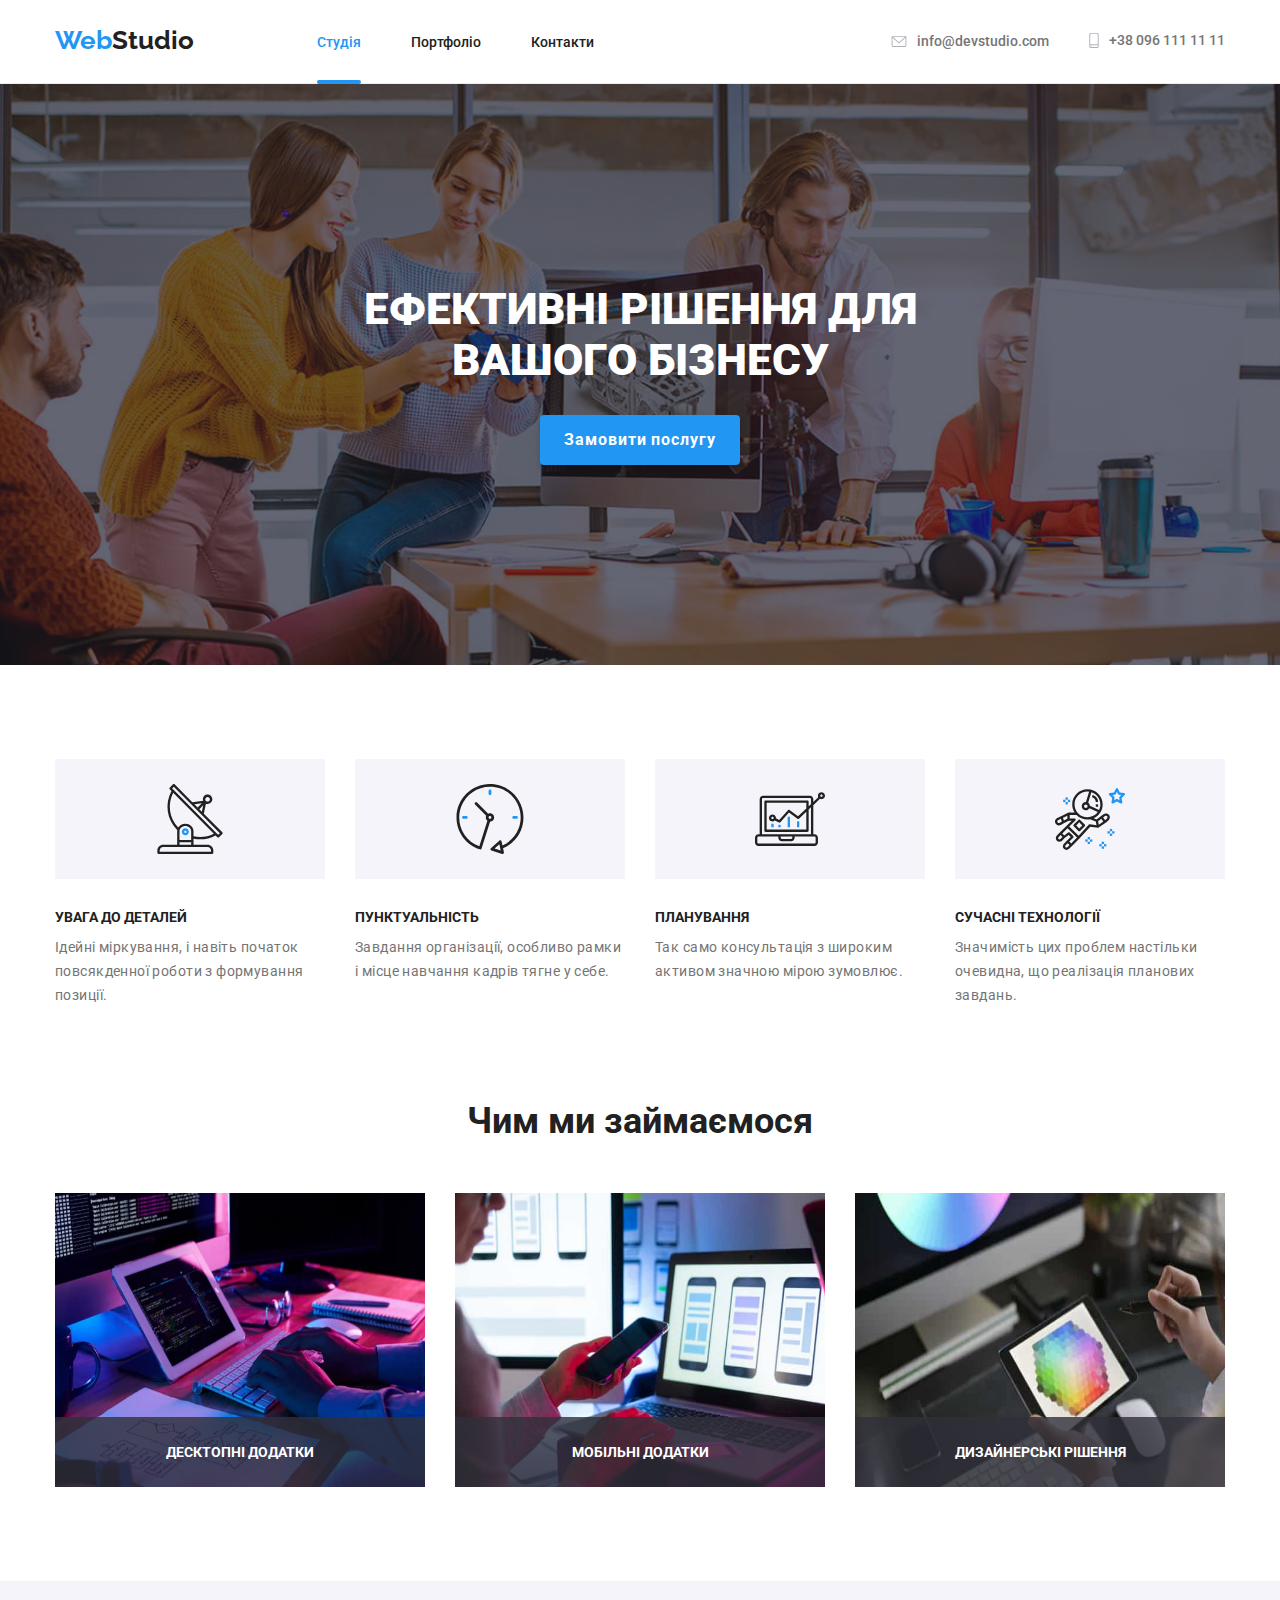
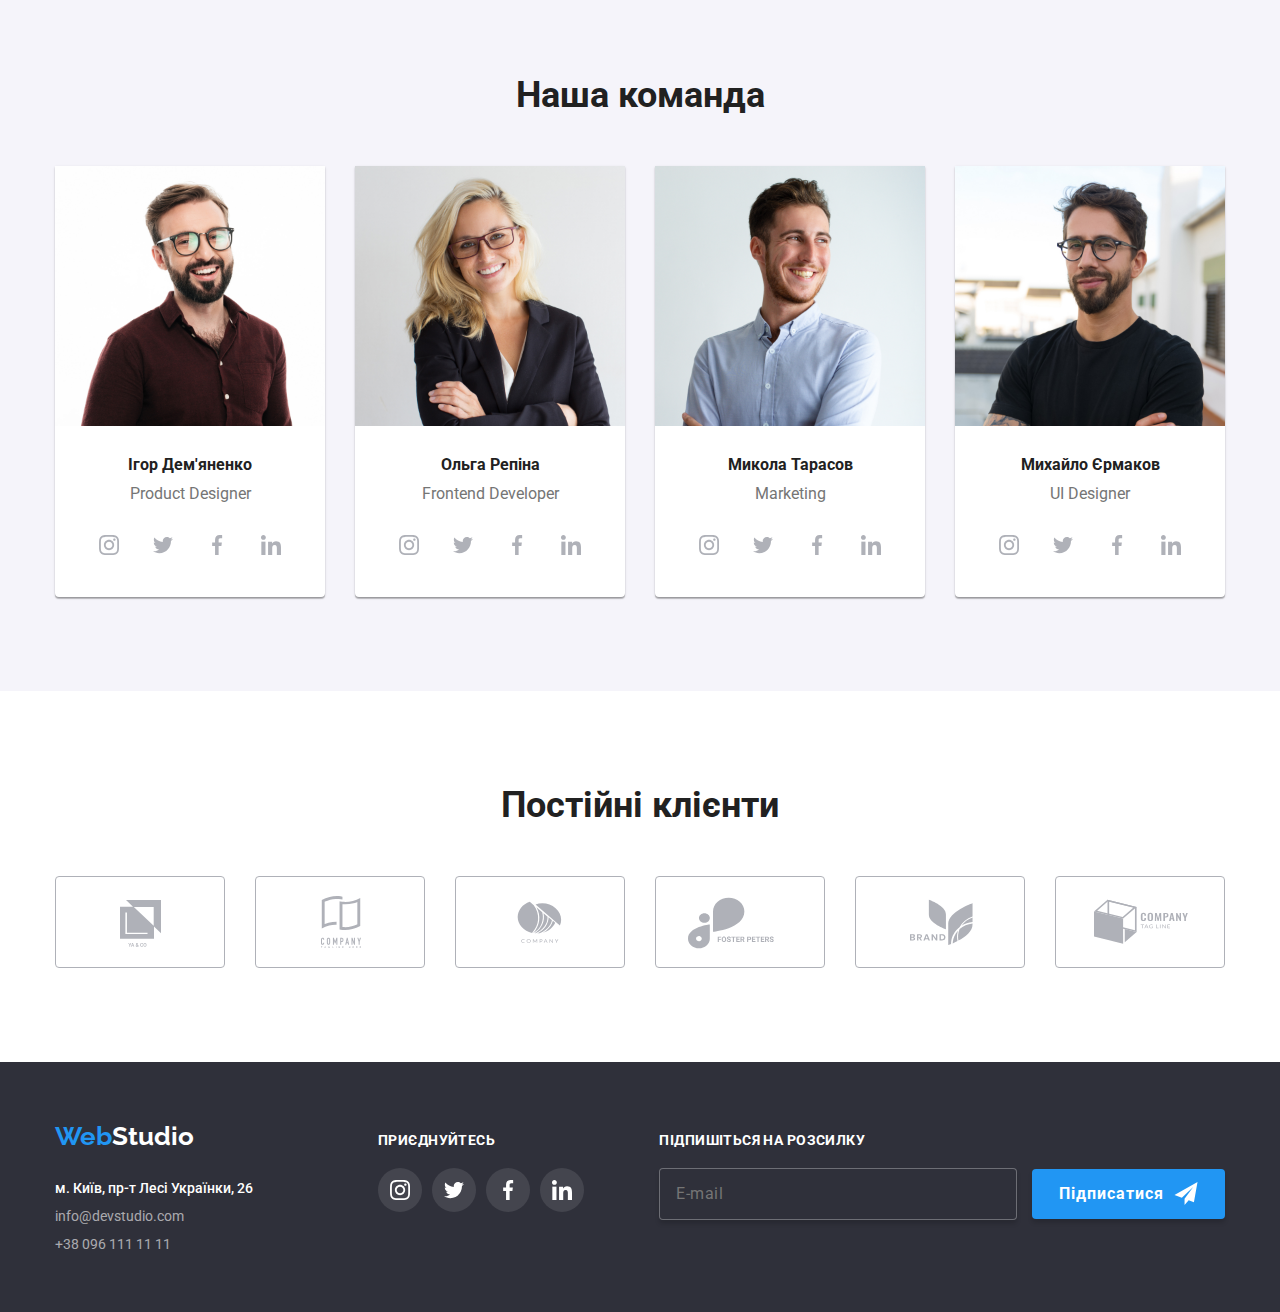
<file: index.html>
<!DOCTYPE html>

<html lang="en">
    <head>
        <meta charset="utf-8">
        <meta name="viewport" content="width=device-width, initial-scale=1">
        <title>Усьо</title>
        <link rel="stylesheet" href="css/style.css">
        <link rel="stylesheet" href="css/modern-normalize.css">
        <link rel="preconnect" href="https://fonts.googleapis.com">
        <link rel="preconnect" href="https://fonts.gstatic.com" crossorigin>
        <link href="https://fonts.googleapis.com/css2?family=Raleway:wght@700&family=Roboto:wght@400;500;700;900&display=swap" rel="stylesheet">
    </head>
    <body>
        <header>
          <div class="burger burger_close" open-menu>
            <span></span>
          </div>
          <div class="menu_android closed" menu>
              <nav>
                <ul class="navigation_android">
                    <li><a href = '#' class="navigation__item_android active">Студія</a></li>
                    <li><a href = 'portfolio.html' class="navigation__item_android">Портфоліо</a></li>
                    <li><a href = '#' class="navigation__item_android">Контакти</a></li>
                </ul>
              </nav>
              <ul class="info_android">
                <li>
                  <a href="tel:+380961111111" class="info_android-tel">
                  +38 096 111 11 11</a></li>
                <li  class="info_android-email">
                  <a href="mailto:info@devstudio.com"  class="info_android-email">
                  info@devstudio.com</a>
                </li>                
              </ul>
            <ul class="menu__social">
              <li class="menu__social_item border">Intagram</li>
              <li class="menu__social_item border">Twitter</li>
              <li class="menu__social_item border">Facebook</li>
              <li class="menu__social_item">LinkedIn</li>
            </ul>
          </div>
            <div class="container_header">
                <div class="logo">
                    <a href = '#'><span class="logo__blue">Web</span>Studio</a>
                </div>
                <nav>
                    <ul class="navigation">
                        <li><a href = '#' class="navigation__item_active">Студія</a></li>
                        <li><a href = 'portfolio.html' class="navigation__item">Портфоліо</a></li>
                        <li><a href = '#' class="navigation__item">Контакти</a></li>
                    </ul>
                </nav>
                <ul class="info">
                    <li>
                      <a href="mailto:info@devstudio.com" class="info__item">
                      <svg width="16" height="12px" class="info__icon  icon">
                        <use href="./images/svg/icons.svg#mail"></use>
                      </svg>
                      info@devstudio.com</a></li>
                    <li><a href="tel:+380961111111" class="info__item">
                      <svg width="10" height="16px" class="info__icon icon">
                        <use href="./images/svg/icons.svg#phone"></use>
                      </svg>
                      +38 096 111 11 11</a></li>
                </ul>
            </div>
        </header>
        <main>
            <section class="hero">
                    <h1 class="hero__text">Ефективні рішення для вашого бізнесу</h1>
                    <button type="button" class="hero__button" data-modal-open>Замовити послугу</button>
            </section>
                <section class="features">
                  <div class="container">                
                    <ul class=" features__list">
                    <li class="feature">
                        <div class="feature__icon">
                            <svg>
                                <use href="./images/svg/icons.svg#details"></use>    
                            </svg>
                        </div>
                        <h3 class="feature__title">Увага до деталей</h3>
                        <p class="feature__text">Ідейні міркування, і навіть початок повсякденної роботи з формування позиції.</p></li>
                    <li class="feature">
                        <div class="feature__icon">
                          <svg>
                            <use href="./images/svg/icons.svg#punctuality"></use>    
                        </svg>
                        </div>
                        <h3 class="feature__title">Пунктуальність</h3>
                        <p class="feature__text">Завдання організації, особливо рамки і місце навчання кадрів тягне у себе.</p></li>
                    <li class="feature">
                        <div class="feature__icon">
                          <svg>
                            <use href="./images/svg/icons.svg#plan"></use>    
                        </svg>
                        </div>
                        <h3 class="feature__title">Планування</h3>
                        <p class="feature__text">Так само консультація з широким активом значною мірою зумовлює.</p></li>
                    <li class="feature">
                        <div class="feature__icon">
                          <svg>
                            <use href="./images/svg/icons.svg#tech"></use>    
                        </svg>
                        </div>
                        <h3 class="feature__title">Сучасні технології</h3>
                        <p class="feature__text">Значимість цих проблем настільки очевидна, що реалізація планових завдань.</p></li>
                     </ul>
                  </div>
                </section>
                <section class="working">
                    <div class="container">
                      <h2 class="title">Чим ми займаємося</h2>
                      <ul class="work">
                          <li class="occupation"><img src="images/first.jpg" alt="Десктопні додатки" width="370" height="294"><div class="occupation__title">Десктопні додатки</div></li>
                          <li class="occupation"><img src="images/second.jpg" alt="Мобільні додатки" width="370" height="294"><div class="occupation__title">Мобільні додатки</div></li>
                          <li class="occupation"><img src="images/third.jpg" alt="Дизайнерські рішення" width="370" height="294"><div class="occupation__title">Дизайнерські рішення</div></li>
                      </ul>
                    </div>
            </section>
            <section class="team">
                <div class="container">
                  <h2 class="title">Наша команда</h2>
                  <ul class="team__list">
                      <li class="card"><img src="images/igor.jpg" alt="Ігор Дем'яненко" width="270" height="260">
                          <div class="card__footer">
                            <h3 class="card__title">Ігор Дем'яненко</h3><p class="card__sub-title">Product Designer</p>
                          <ul class="socials">
                                <li>
                                  <a href="instagram.com" class="socials__instagram">
                                  <svg class="socials__icon">
                                    <use href="./images/svg/icons.svg#instagram"></use>    
                                  </svg>
                                </a>
                                </li>
                                <li>
                                  <a href="twitter.com" class="socials__item twitter">
                                  <svg class="socials__icon">
                                    <use href="./images/svg/icons.svg#twitter"></use>    
                                  </svg>
                                </a>
                                </li>
                                <li>
                                    <a href="facebook.com"  class="socials__item facebook">
                                  <svg class="socials__icon">
                                    <use href="./images/svg/icons.svg#facebook"></use>    
                                </svg>
                              </a>
                                </li>
                                <li>
                                  <a href="linkedin.com" class="socials__item linkedin">
                                  <svg class="socials__icon">
                                    <use href="./images/svg/icons.svg#linkedin"></use>    
                                </svg>
                              </a>
                                </li>
                          </ul>
                        </div>
                      </li>
                    <li class="card"><img src="images/olha.jpg" alt="Ольга Репіна" width="270" height="260">
                        <div class="card__footer">
                          <h3 class="card__title">Ольга Репіна</h3><p class="card__sub-title">Frontend Developer</p>
                          <ul class="socials">
                            <li>
                              <a href="instagram.com" class="socials__instagram">
                              <svg class="socials__icon">
                                <use href="./images/svg/icons.svg#instagram"></use>    
                              </svg>
                            </a>
                            </li>
                            <li>
                              <a href="twitter.com" class="socials__item twitter">
                              <svg class="socials__icon">
                                <use href="./images/svg/icons.svg#twitter"></use>    
                              </svg>
                            </a>
                            </li>
                            <li>
                                <a href="facebook.com"  class="socials__item facebook">
                              <svg class="socials__icon">
                                <use href="./images/svg/icons.svg#facebook"></use>    
                            </svg>
                          </a>
                            </li>
                            <li>
                              <a href="linkedin.com" class="socials__item linkedin">
                              <svg class="socials__icon">
                                <use href="./images/svg/icons.svg#linkedin"></use>    
                            </svg>
                          </a>
                            </li>
                      </ul>
                    </div></li>
                    <li class="card"><img src="images/mykola.jpg" alt="Микола Тарасов" width="270" height="260">
                        <div class="card__footer">
                          <h3 class="card__title">Микола Тарасов</h3><p class="card__sub-title">Marketing</p>
                          <ul class="socials">
                            <li>
                              <a href="instagram.com" class="socials__instagram">
                              <svg class="socials__icon">
                                <use href="./images/svg/icons.svg#instagram"></use>    
                              </svg>
                            </a>
                            </li>
                            <li>
                              <a href="twitter.com" class="socials__item twitter">
                              <svg class="socials__icon">
                                <use href="./images/svg/icons.svg#twitter"></use>    
                              </svg>
                            </a>
                            </li>
                            <li>
                                <a href="facebook.com"  class="socials__item facebook">
                              <svg class="socials__icon">
                                <use href="./images/svg/icons.svg#facebook"></use>    
                            </svg>
                          </a>
                            </li>
                            <li>
                              <a href="linkedin.com" class="socials__item linkedin">
                              <svg class="socials__icon">
                                <use href="./images/svg/icons.svg#linkedin"></use>    
                            </svg>
                          </a>
                            </li>
                      </ul>
                    </div></li>
                    <li class="card"><img src="images/mihaylo.jpg" alt="Михайло Єрмаков" width="270" height="260">
                        <div class="card__footer">
                          <h3 class="card__title">Михайло Єрмаков</h3><p class="card__sub-title">UI Designer</p>
                          <ul class="socials">
                            <li>
                              <a href="instagram.com" class="socials__instagram">
                              <svg class="socials__icon">
                                <use href="./images/svg/icons.svg#instagram"></use>    
                              </svg>
                            </a>
                            </li>
                            <li>
                              <a href="twitter.com" class="socials__item twitter">
                              <svg class="socials__icon"> 
                                <use href="./images/svg/icons.svg#twitter"></use>    
                              </svg>
                            </a>
                            </li>
                            <li>
                                <a href="facebook.com"  class="socials__item facebook">
                              <svg class="socials__icon">
                                <use href="./images/svg/icons.svg#facebook"></use>    
                            </svg>
                          </a>
                            </li>
                            <li>
                              <a href="linkedin.com" class="socials__item linkedin">
                              <svg class="socials__icon">
                                <use href="./images/svg/icons.svg#linkedin"></use>    
                            </svg>
                          </a>
                            </li>
                      </ul>
                    </div>
            </section>
            <section>
                <div class="container">
                  <h2 class="title">
                    Постійні клієнти
                  </h2>
                    <ul class="clients">
                    <li>
                      <a href="https://www.youtube.com/watch?v=OO7zUml5q20&ab_channel=NapalmRecords"   class="client">
                      <svg class="client__logo">
                        <use href="./images/svg/icons.svg#logo_1"></use>    
                      </svg>
                    </a>
                    </li>
                    <li>
                      <a href="https://www.youtube.com/watch?v=dQw4w9WgXcQ&ab_channel=RickAstley"   class="client">
                      <svg class="client__logo">
                        <use href="./images/svg/icons.svg#logo_2"></use>    
                      </svg>
                    </a>
                    </li>
                    <li>
                      <a href="https://www.youtube.com/watch?v=Nkwhj96kVyU&ab_channel=NapalmRecords"   class="client">
                      <svg class="client__logo">
                        <use href="./images/svg/icons.svg#logo_3"></use>    
                      </svg>
                    </a>
                    </li>
                    <li>
                      <a href="https://www.youtube.com/watch?v=aBcqQsL9dsU&ab_channel=ClubSounds"   class="client">
                      <svg class="client__logo">
                        <use href="./images/svg/icons.svg#logo_4"></use>    
                      </svg>
                    </a>
                    </li>
                    <li>
                      <a href="https://www.youtube.com/watch?v=rsLvcteVve0&ab_channel=vychurno"   class="client">
                      <svg class="client__logo">
                        <use href="./images/svg/icons.svg#logo_5"></use>    
                      </svg>
                    </a>
                    </li>
                    <li>
                      <a href="https://www.youtube.com/watch?v=3X8dvGN1C-4&ab_channel=ArinNation"  class="client">
                      <svg class="client__logo">
                        <use href="./images/svg/icons.svg#logo_6"></use>    
                      </svg>
                    </a>
                    </li>
                  </ul>
                </div>
            </section>
        </main>
            <footer class="section_footer">
                <div class="container_footer"> 
                    <div class="footer-info">
                      <div class="logo_footer">
                        <a href = 'index.html' class="logo__link"><span class="logo__blue">Web</span>Studio</a>
                      </div>
                      <address class="address">            
                        <p class="address__city">м. Київ, пр-т Лесі Українки, 26</p>
                        <p class="address__info"><a href="mailto:info@devstudio.com" class="address__text">info@devstudio.com</a></p>
                        <p class="address__info"><a href="tel:+380961111111" class="address__text">+38 096 111 11 11</a></p>
                      </address>
                    </div>
                    <div>
                      <h2 class="footer-title">приєднуйтесь</h2>
                      <ul class="socials">
                        <li class="bg_inst">
                          <a href="instagram.com" class="socials__instagram">
                          <svg class="socials__icon">
                            <use href="./images/svg/icons.svg#instagram"></use>    
                          </svg>
                        </a>
                        </li>
                        <li>
                          <a href="twitter.com" class="socials__item_footer twitter">
                          <svg class="socials__icon">
                            <use href="./images/svg/icons.svg#twitter"></use>    
                          </svg>
                        </a>
                        </li>
                        <li>
                            <a href="facebook.com" class="socials__item_footer facebook">
                          <svg class="socials__icon">
                            <use href="./images/svg/icons.svg#facebook"></use>    
                        </svg>
                      </a>
                        </li>
                        <li>
                          <a href="linkedin.com" class="socials__item_footer linkedin">
                          <svg class="socials__icon">
                            <use href="./images/svg/icons.svg#linkedin"></use>    
                        </svg>
                      </a>
                        </li>
                  </ul>
                    </div>
                      <div class="container_footer_mailing">
                      <h2 class="footer-title">підпишіться на розсилку</h2>
                      <form action="/send-email" method="POST" class="form" onsubmit="sendEmail(event)">
                        <input type="email" name="email" class="form__mailing" placeholder="E-mail" required>
                        <button type="submit" class="form__button">
                            <div class="form__submit">
                                Підписатися
                                <svg class="form_icon" width="24px" height="24px">
                                    <use href="./images/svg/icons.svg#telegram"></use>
                                </svg>
                            </div>
                        </button>
                    </form>
                    </div>
                  </div>
            </footer>
            <div class="backdrop is-hidden" data-modal>
              <div class="modal">
                <h2 class="modal__title">Залиште свої дані ми вам передзвонимо</h2>
                <form>
                <ul>
                  <li>
                    <label for="name" class="modal__label">Ім'я</label>
                    <div class="modal__checkbox-fix">
                    <input type="text" id="name" class="modal__input" required>
                    <svg class="modal__icon" width="18px" height="18px">
                      <use href="./images/svg/icons.svg#man"></use>    
                    </svg>
                    </div>
                  </li>
                  <li>
                    <label for="phone" class="modal__label">Телефон</label>
                    <div class="modal__checkbox-fix">
                    <input type="tel" id="phone" class="modal__input" required>
                    <svg class="modal__icon" width="18px" height="18px">
                      <use href="./images/svg/icons.svg#telephone"></use>    
                    </svg>
                    </div>
                  </li>
                  <li>
                    <label for="email" class="modal__label">Пошта</label>
                    <div class="modal__checkbox-fix">
                    <input type="email" id="email" class="modal__input" required>
                    <svg class="modal__icon" width="18px" height="18px">
                      <use href="./images/svg/icons.svg#email"></use>    
                    </svg>
                    </div>
                  </li>
                  <li>
                    <label for="comment" class="modal__label">Коментар</label>
                    <textarea name="comment" cols="30" rows="10" class="modal__textarea" placeholder="Введіть текст"></textarea>
                  </li>
                  <li class="modal__li_checkbox"> 
                    <input type="checkbox" id="cbx" class="modal__checkbox-fix" style="display: none;">
                    <label for="cbx" class="modal__check">
                      <svg width="18px" height="18px" viewBox="0 0 18 18">
                        <path d="M1,9 L1,3.5 C1,2 2,1 3.5,1 L14.5,1 C16,1 17,2 17,3.5 L17,14.5 C17,16 16,17 14.5,17 L3.5,17 C2,17 1,16 1,14.5 L1,9 Z"></path>
                        <polyline points="1 9 7 14 15 4"></polyline>
                      </svg>
                      <span class="modal__span-text">Погоджуюся з розсилкою та приймаю <a href="https://legal.ubi.com/privacypolicy/en-INTL" class="modal__span">Умови договору</a></span>
                    </label>
                  </li>
                  <li class="modal__li_button">
                    <button class="modal__submit">Відправити</button>
                  </li>
                </ul>
                <button type="button" class="modal__exit-button" data-modal-close>
                  <svg width="10px" height="10px">
                    <use href="./images/svg/icons.svg#exit"></use>    
                  </svg>
                </button>
                </form>
              </div>
              </div>
            <script src="https://smtpjs.com/v3/smtp.js"></script> 
            <script src="./js/mailing.js"></script>
            <script src="./js/modal.js"></script>
            <script src="./js/menu.js"></script>
        </body>
    </html>
</file>
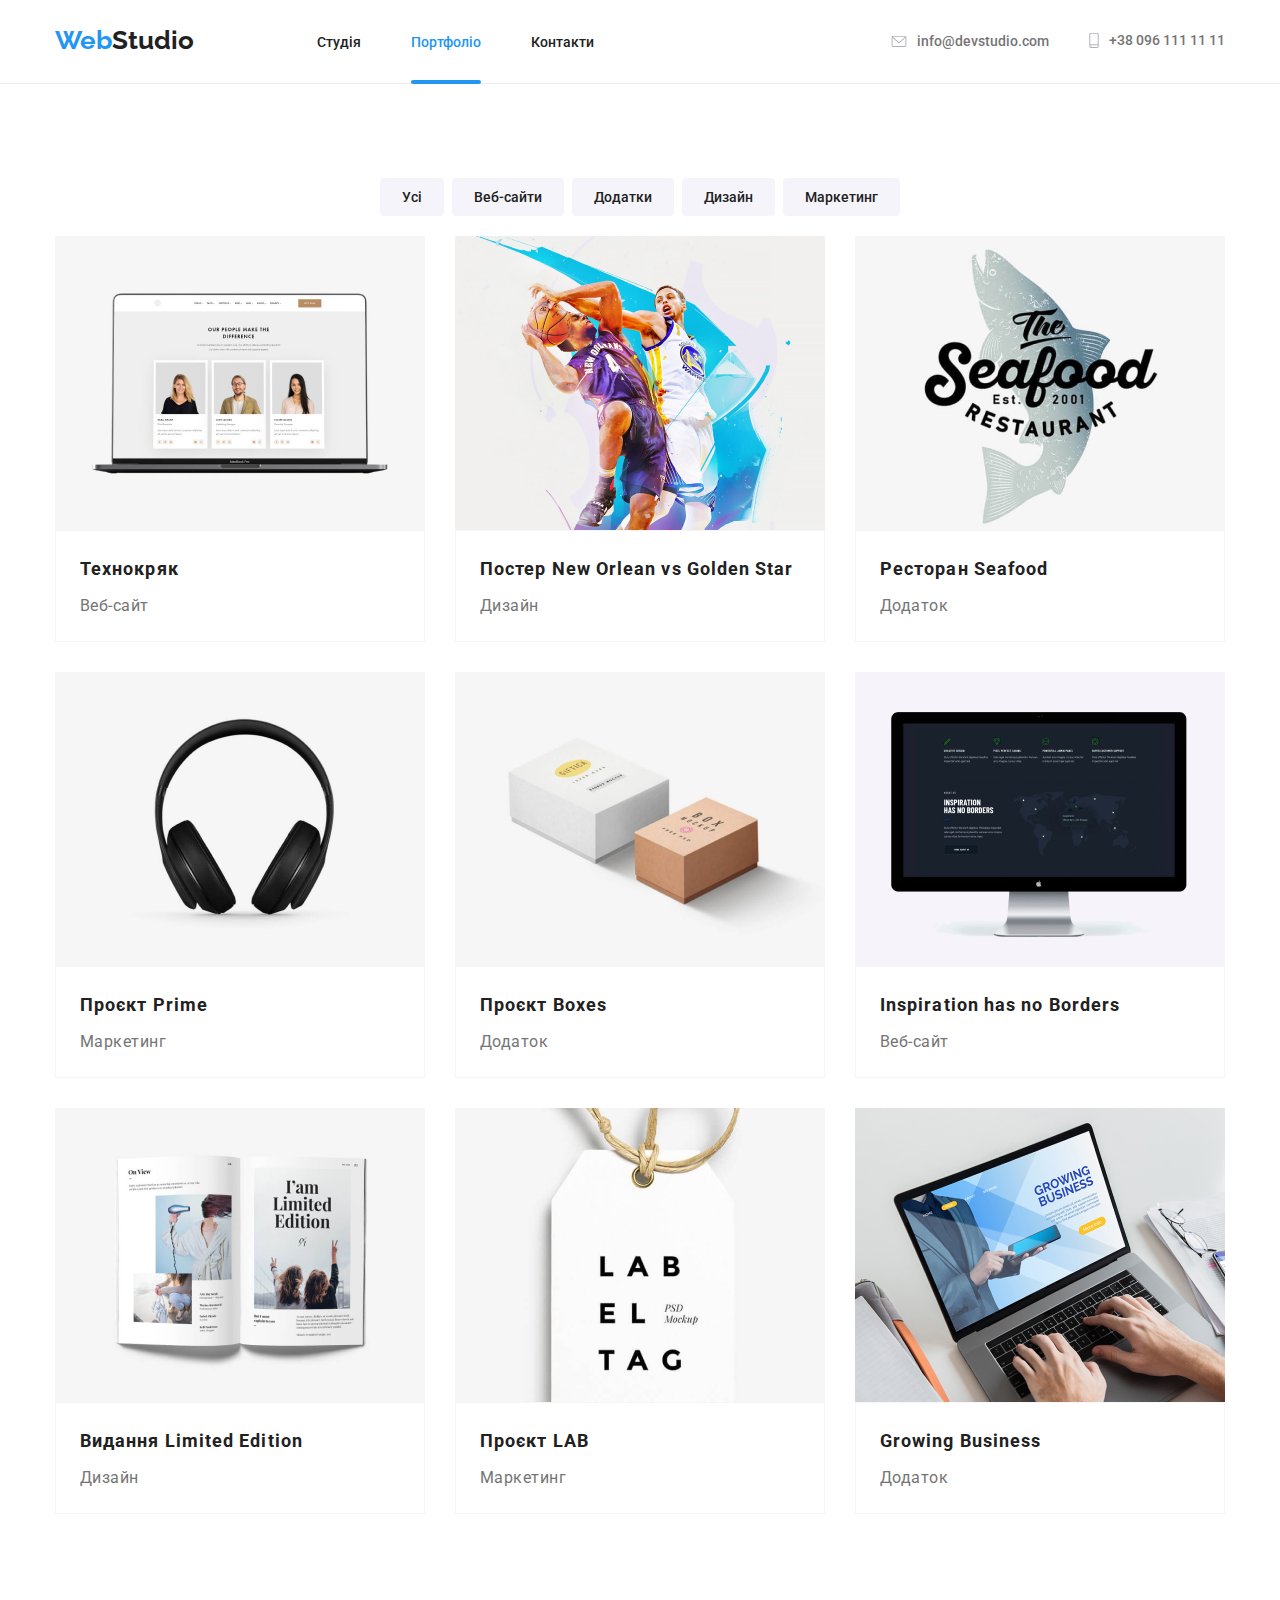
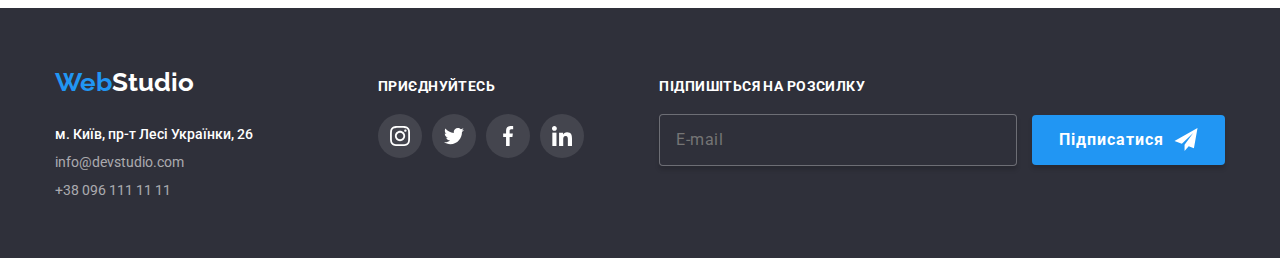
<file: portfolio.html>
<!DOCTYPE html>

<html lang="en">
    <head>
        <meta charset="utf-8">
        <meta name="viewport" content="width=device-width, initial-scale=1.0">
        <title>Lab 7</title>
        <link rel="stylesheet" href="css/style.css">
        <link rel="stylesheet" href="css/modern-normalize.css">
        <link rel="preconnect" href="https://fonts.googleapis.com">
        <link rel="preconnect" href="https://fonts.gstatic.com" crossorigin>
        <link href="https://fonts.googleapis.com/css2?family=Raleway:wght@700&family=Roboto:wght@400;500;700;900&display=swap" rel="stylesheet">
    </head>
    <body>
        <header>
            <div class="burger burger_close" open-menu>
              <span></span>
            </div>
            <div class="menu_android closed" menu>
              <nav>
                <ul class="navigation_android">
                    <li><a href = 'index.html' class="navigation__item_android">Студія</a></li>
                    <li><a href = 'portfolio.html' class="navigation__item_android active">Портфоліо</a></li>
                    <li><a href = '#' class="navigation__item_android">Контакти</a></li>
                </ul>
              </nav>
              <div style="margin-top: auto;">
                <ul class="info_android">
                  <li>
                    <a href="tel:+380961111111" class="info_android-tel">
                    +38 096 111 11 11</a></li>
                  <li  class="info_android-email">
                    <a href="mailto:info@devstudio.com"  class="info_android-email">
                    info@devstudio.com</a>
                  </li>                
                </ul>
              </div>
              
              <ul class="menu__social">
                <li class="menu__social_item border">Intagram</li>
                <li class="menu__social_item border">Twitter</li>
                <li class="menu__social_item border">Facebook</li>
                <li>LinkedIn</li>
              </ul>
              </div>
              <div class="container_header">
                  <div class="logo">
                      <a href = 'index.html'><span class="logo__blue">Web</span>Studio</a>
                  </div>
                  <nav>
                      <ul class="navigation">
                          <li><a href = 'index.html' class="navigation__item">Студія</a></li>
                          <li><a href = 'portfolio.html' class="navigation__item_active">Портфоліо</a></li>
                          <li><a href = '#' class="navigation__item">Контакти</a></li>
                      </ul>
                  </nav>
                  <ul class="info">
                      <li>
                        <a href="mailto:info@devstudio.com" class="info__item">
                        <svg width="16" height="12px" class="info__icon  icon">
                          <use href="./images/svg/icons.svg#mail"></use>
                        </svg>
                        info@devstudio.com</a></li>
                      <li><a href="tel:+380961111111" class="info__item">
                        <svg width="10" height="16px" class="info__icon icon">
                          <use href="./images/svg/icons.svg#phone"></use>
                        </svg>
                        +38 096 111 11 11</a></li>
                  </ul>
              </div>
          </header>
        <main class="main">
            <section class="section_portfolio">
                <div class="container">
                    <ul class="nav-port" nav>
                        <li><button type="button" class="nav-port__button" data-f="all" button>Усі</button></li>
                        <li><button type="button" class="nav-port__button" data-f="web" button>Веб-сайти</button></li>
                        <li><button type="button" class="nav-port__button" data-f="app" button>Додатки</button></li>
                        <li><button type="button" class="nav-port__button" data-f="des" button>Дизайн</button></li>
                        <li><button type="button" class="nav-port__button" data-f="mar" button>Маркетинг</button></li>
                    </ul>
                <ul class="commissions">
                <li class="commission web">
                    <div class="commission-top">
                        <img src="images/technocrack.jpg" alt="Технокряк" width="370" height="294">
                        <div class="commission-top__overlay"><p>Ресурс пропонує комплексні пропозиції з різним рівнем функціоналу та сервісів. Все це дозволить відвідувачу отримати вичерпні відомості про компанію чи приватну особу.</p>      
                        </div>
                    </div>
                    <div class="commission-bot">
                        <p class="commission-bot__title">Технокряк</p>
                        <p class="commission-bot__sub-title">Веб-сайт</p>
                    </div>
                </li>
                <li class="commission des">
                    <div class="commission-top">
                        <img src="images/poster.jpg" alt="Постер New Orlean vs Golden Star" width="370" height="294">
                        <div class="commission-top__overlay"><p>Ресурс пропонує комплексні пропозиції з різним рівнем функціоналу та сервісів. Все це дозволить відвідувачу отримати вичерпні відомості про компанію чи приватну особу.</p>        
                        </div>
                    </div>
                    <div class="commission-bot">
                        <p class="commission-bot__title">Постер New Orlean vs Golden Star</p>
                        <p class="commission-bot__sub-title">Дизайн</p>
                    </div>
                </li>
                <li class="commission app">
                    <div class="commission-top">
                        <img src="images/seafood.jpg" alt="Ресторан Seafood" width="370" height="294">
                        <div class="commission-top__overlay"><p>Ресурс пропонує комплексні пропозиції з різним рівнем функціоналу та сервісів. Все це дозволить відвідувачу отримати вичерпні відомості про компанію чи приватну особу.</p>        
                        </div>
                    </div>
                    <div class="commission-bot">
                        <p class="commission-bot__title">Ресторан Seafood</p>
                        <p class="commission-bot__sub-title">Додаток</p>
                    </div>
                </li>
                <li class="commission mar">
                    <div class="commission-top">
                        <img src="images/prime.jpg" alt="Проєкт Prime" width="370" height="294">
                        <div class="commission-top__overlay"><p>Ресурс пропонує комплексні пропозиції з різним рівнем функціоналу та сервісів. Все це дозволить відвідувачу отримати вичерпні відомості про компанію чи приватну особу.</p>        
                        </div>
                    </div>
                    <div class="commission-bot">
                        <p class="commission-bot__title">Проєкт Prime</p>
                        <p class="commission-bot__sub-title">Маркетинг</p>
                    </div>
                </li>
                <li class="commission app">
                    <div class="commission-top">
                        <img src="images/boxes.jpg" alt="Проєкт Boxes" width="370" height="294">
                        <div class="commission-top__overlay"><p>Ресурс пропонує комплексні пропозиції з різним рівнем функціоналу та сервісів. Все це дозволить відвідувачу отримати вичерпні відомості про компанію чи приватну особу.</p>        
                        </div>
                    </div>
                    <div class="commission-bot">
                        <p class="commission-bot__title">Проєкт Boxes</p>
                     <p class="commission-bot__sub-title">Додаток</p>
                    </div>
                </li>
                <li class="commission web">
                    <div class="commission-top">
                        <img src="images/inspiration.jpg" alt="Inspiration has no Borders" width="370" height="294">
                        <div class="commission-top__overlay"><p>Ресурс пропонує комплексні пропозиції з різним рівнем функціоналу та сервісів. Все це дозволить відвідувачу отримати вичерпні відомості про компанію чи приватну особу.</p>        
                        </div>
                    </div>
                    <div class="commission-bot">
                        <p class="commission-bot__title">Inspiration has no Borders</p>
                        <p class="commission-bot__sub-title">Веб-сайт</p>
                    </div>
                    </li>
                <li class="commission des">
                    <div class="commission-top">
                        <img src="images/limeted.jpg" alt="Видання Limited Edition" width="370" height="294">
                        <div class="commission-top__overlay"><p>Ресурс пропонує комплексні пропозиції з різним рівнем функціоналу та сервісів. Все це дозволить відвідувачу отримати вичерпні відомості про компанію чи приватну особу.</p>        
                        </div>
                    </div>
                    <div class="commission-bot">
                        <p class="commission-bot__title">Видання Limited Edition</p>
                        <p class="commission-bot__sub-title">Дизайн</p>
                    </div>
                </li>
                <li class="commission mar">
                    <div class="commission-top">
                        <img src="images/lab.jpg" alt="Проєкт LAB" width="370" height="294">
                        <div class="commission-top__overlay"><p>Ресурс пропонує комплексні пропозиції з різним рівнем функціоналу та сервісів. Все це дозволить відвідувачу отримати вичерпні відомості про компанію чи приватну особу.</p>        
                        </div>
                    </div>
                    <div class="commission-bot">
                        <p class="commission-bot__title">Проєкт LAB</p>
                        <p class="commission-bot__sub-title">Маркетинг</p>
                    </div>
                </li>
                <li class="commission app">
                    <div class="commission-top">
                        <img src="images/busines.jpg" alt="Growing Business" width="370" height="294">
                        <div class="commission-top__overlay"><p>Ресурс пропонує комплексні пропозиції з різним рівнем функціоналу та сервісів. Все це дозволить відвідувачу отримати вичерпні відомості про компанію чи приватну особу.</p>        
                        </div>
                    </div>
                    <div class="commission-bot">
                    <p class="commission-bot__title">Growing Business</p>
                    <p class="commission-bot__sub-title">Додаток</p>
                    </div>
                </li>
            </div>
            </ul>
        </section>
        </main>
        <footer class="section_footer">
            <div class="container_footer"> 
                <div class="footer-info">
                  <div class="logo_footer">
                    <a href = 'index.html' class="logo__link"><span class="logo__blue">Web</span>Studio</a>
                  </div>
                  <address class="address">            
                    <p class="address__city">м. Київ, пр-т Лесі Українки, 26</p>
                    <p class="address__info"><a href="mailto:info@devstudio.com" class="address__text">info@devstudio.com</a></p>
                    <p class="address__info"><a href="tel:+380961111111" class="address__text">+38 096 111 11 11</a></p>
                  </address>
                </div>
                <div>
                  <h2 class="footer-title">приєднуйтесь</h2>
                  <ul class="socials">
                    <li class="bg_inst">
                      <a href="instagram.com" class="socials__instagram">
                      <svg class="socials__icon">
                        <use href="./images/svg/icons.svg#instagram"></use>    
                      </svg>
                    </a>
                    </li>
                    <li>
                      <a href="twitter.com" class="socials__item_footer twitter">
                      <svg class="socials__icon">
                        <use href="./images/svg/icons.svg#twitter"></use>    
                      </svg>
                    </a>
                    </li>
                    <li>
                        <a href="facebook.com" class="socials__item_footer facebook">
                      <svg class="socials__icon">
                        <use href="./images/svg/icons.svg#facebook"></use>    
                    </svg>
                  </a>
                    </li>
                    <li>
                      <a href="linkedin.com" class="socials__item_footer linkedin">
                      <svg class="socials__icon">
                        <use href="./images/svg/icons.svg#linkedin"></use>    
                    </svg>
                  </a>
                    </li>
              </ul>
                </div>
                  <div class="container_footer_mailing">
                  <h2 class="footer-title">підпишіться на розсилку</h2>
                  <form action="#" class="form">
                    <input type="email" class="form__mailing" placeholder="E-mail" required>
                      <button type="submit" class="form__button">
                      <div class="form__submit">
                          Підписатися
                          <svg class="form_icon" width="24px" height="24px">
                            <use href="./images/svg/icons.svg#telegram"></use>    
                          </svg>
                      </div>
                    </button>
                  </form>
                </div>
              </div>
        </footer>
        <script src="./js/menu.js"></script>
        <script src="./js/filter.js"></script>
    </body>
</html>
</file>
<file: css/style.css>
a {
	text-decoration: none;
	cursor: pointer;
	color: #212121;
}

button {
	cursor: pointer;
}

li {
	list-style-type: none;
}

img {
	display: block;
	z-index: 1;
}

ul {
	padding-left: 0px;
	margin: 0;
}

body {
	font-family: Roboto, sans-serif;
	color: var(--main_color);
	text-decoration: none;
	font-size: 14px;
	font-weight: 500;
}

p {
	margin: 0;
}

header {
	position: relative;
}

* {
	-webkit-box-sizing: border-box;
	        box-sizing: border-box;
}

footer .socials__icon {
	fill: white;
}

.modal {
	display: block;
	-ms-flex-item-align: center;
	    -ms-grid-row-align: center;
	    align-self: center;
	min-width: 528px;
	background-color: white;
	margin: 0 auto;
	padding: 40px;
	position: relative;
	border-radius: 4px;
	background: white;
	-webkit-box-shadow: 0px 2px 1px 0px rgba(0, 0, 0, 0.2), 0px 1px 1px 0px rgba(0, 0, 0, 0.14), 0px 1px 3px 0px rgba(0, 0, 0, 0.12);
	        box-shadow: 0px 2px 1px 0px rgba(0, 0, 0, 0.2), 0px 1px 1px 0px rgba(0, 0, 0, 0.14), 0px 1px 3px 0px rgba(0, 0, 0, 0.12);
	-webkit-transition: 300ms ease-in;
	transition: 300ms ease-in;
}
.modal__absolute {
	position: absolute;
}
.modal__title {
	color: #212121;
	text-align: center;
	font-size: 20px;
	font-weight: 700;
	letter-spacing: 0.6px;
	margin: 0 auto;
	margin-bottom: 2px;
}
.modal__label {
	color: #757575;
	font-size: 12px;
	font-weight: 400;
	letter-spacing: 0.12px;
	margin: 10px 0 4px 0px;
	display: inline-block;
	-webkit-transition: 300ms ease-in;
	transition: 300ms ease-in;
}
.modal__checkbox-fix {
	position: relative;
}
.modal__input {
	height: 40px;
	width: 100%;
	border-radius: 4px;
	border: 1px solid rgba(33, 33, 33, 0.2);
	padding: 0 0 0 42px;
	-webkit-transition: 300ms ease-in;
	transition: 300ms ease-in;
}
.modal__input:hover, .modal__input:focus {
	border: 1px solid #2196F3;
	-webkit-transition: 300ms;
	transition: 300ms;
	outline: none;
}
.modal__input:hover + .modal__icon, .modal__input:focus + .modal__icon {
	fill: #2196F3;
	-webkit-transition: 300ms ease-in;
	transition: 300ms ease-in;
}
.modal__icon {
	display: inline-block;
	position: absolute;
	top: 11px;
	left: 12px;
	fill: #212121;
	-webkit-transition: 300ms ease-in;
	transition: 300ms ease-in;
}
.modal__textarea {
	height: 120px;
	width: 100%;
	border-radius: 4px;
	border: 1px solid rgba(33, 33, 33, 0.2);
	padding: 12px 16px 12px 16px;
	resize: none;
}
.modal__textarea:focus, .modal__textarea:hover {
	border: 1px solid #2196F3;
	outline: none;
	-webkit-transition: 300ms ease-in;
	transition: 300ms ease-in;
}
.modal__li_checkbox {
	position: relative;
	text-align: center;
	color: #757575;
	font-size: 14px;
	font-weight: 400;
	line-height: 171.429%;
	letter-spacing: 0.42px;
	margin-top: 20px;
}
.modal__li_button {
	text-align: center;
}
.modal__check {
	display: -webkit-box;
	display: -ms-flexbox;
	display: flex;
	cursor: pointer;
	position: relative;
	margin: auto;
	width: 100%;
	-webkit-tap-highlight-color: transparent;
	-webkit-transform: translate3d(0, 0, 0);
	        transform: translate3d(0, 0, 0);
	-webkit-box-align: center;
	    -ms-flex-align: center;
	        align-items: center;
}
.modal__check svg {
	position: relative;
	z-index: 1;
	fill: none;
	stroke-linecap: round;
	stroke-linejoin: round;
	stroke: #C8CCD4;
	stroke-width: 1.5;
	-webkit-transform: translate3d(0, 0, 0);
	        transform: translate3d(0, 0, 0);
	-webkit-transition: all 0.2s ease;
	transition: all 0.2s ease;
	margin-left: 12px;
}
@media (max-width: 768px) {
	.modal__check svg {
		margin-left: 0;
	}
}
.modal__check svg path {
	stroke-dasharray: 60;
	stroke-dashoffset: 0;
}
.modal__check svg polyline {
	stroke-dasharray: 22;
	stroke-dashoffset: 66;
}
.modal__check:hover::before {
	opacity: 1;
}
.modal__check:hover svg {
	stroke: #2196F3;
}
.modal__span {
	color: #2196F3;
	text-decoration: underline;
}
.modal__submit {
	background-color: #2196F3;
	color: white;
	padding: 10px 52px 10px 52px;
	border-radius: 4px;
	text-align: center;
	font-size: 16px;
	font-weight: 700;
	line-height: 30px;
	letter-spacing: 0.96px;
	margin-top: 30px;
	border: none;
	-webkit-box-shadow: 0px 4px 4px 0px rgba(0, 0, 0, 0.15);
	        box-shadow: 0px 4px 4px 0px rgba(0, 0, 0, 0.15);
	cursor: pointer;
}
.modal__submit:hover, .modal__submit:focus {
	background-color: #1c81d4;
	-webkit-transition: 300ms ease-in;
	transition: 300ms ease-in;
}
.modal__exit-button {
	position: absolute;
	border: 1px solid #f6f6f6;
	width: 30px;
	height: 30px;
	right: 8px;
	top: 8px;
	border-radius: 15px;
	background-color: white;
	-webkit-transition: 300ms ease-in;
	transition: 300ms ease-in;
}
.modal__exit-button:hover, .modal__exit-button:focus {
	border: 1px solid #2196F3;
	-webkit-transition: 300ms ease-in;
	transition: 300ms ease-in;
}
.modal__span-text {
	margin-left: 10px;
}
@media (max-width: 768px) {
	.modal__span-text {
		margin-left: 8px;
	}
}
@media (max-width: 650px) {
	.modal__span-text {
		font-size: 12px;
	}
}
@media (max-width: 320px) {
	.modal {
		padding: 20px;
	}
}

#cbx:checked + .modal__check svg {
	stroke: #4285F4;
}

#cbx:checked + .modal__check svg path {
	stroke-dashoffset: 60;
	-webkit-transition: all 0.3s linear;
	transition: all 0.3s linear;
}

#cbx:checked + .modal__check svg polyline {
	stroke-dashoffset: 42;
	-webkit-transition: all 0.2s linear;
	transition: all 0.2s linear;
	-webkit-transition-delay: 0.15s;
	        transition-delay: 0.15s;
}

#cbx:checked + .check svg {
	stroke: #4285F4;
}

#cbx:checked + .check svg path {
	stroke-dashoffset: 60;
	-webkit-transition: all 0.3s linear;
	transition: all 0.3s linear;
}

#cbx:checked + .check svg polyline {
	stroke-dashoffset: 42;
	-webkit-transition: all 0.2s linear;
	transition: all 0.2s linear;
	-webkit-transition-delay: 0.15s;
	        transition-delay: 0.15s;
}

@media (max-width: 1024px) {
	.modal {
		min-width: 370px;
	}
	.modal__title {
		max-width: 370px;
	}
	.modal__absolute {
		width: 100%;
		font-size: 12px;
	}
	.modal__li_checkbox {
		text-align: inherit;
	}
}
@media (max-width: 640px) {
	.modal {
		min-width: 370px;
		max-width: 450px;
	}
	.modal__title {
		max-width: 370px;
	}
	.modal__absolute {
		width: 100%;
		font-size: 12px;
	}
	.modal__li_checkbox {
		text-align: inherit;
	}
}
.backdrop {
	display: -webkit-box;
	display: -ms-flexbox;
	display: flex;
	position: fixed;
	width: 100%;
	height: 100%;
	background-color: rgba(0, 0, 0, 0.2);
	-webkit-transition: 300ms ease-in;
	transition: 300ms ease-in;
	z-index: 9999999;
	top: 0;
	left: 0;
}

.is-hidden {
	opacity: 0;
	pointer-events: none;
}

@media (max-width: 1024px) {
	.logo {
		font-size: 26px !important;
		margin-right: 0 !important;
	}
	.logo_foooter {
		font-size: 24px !important;
	}
	.info {
		-webkit-box-orient: vertical;
		-webkit-box-direction: normal;
		    -ms-flex-direction: column;
		        flex-direction: column;
		gap: 10px !important;
		padding-top: 19px !important;
		padding-bottom: 19px !important;
		-webkit-box-align: normal !important;
		    -ms-flex-align: normal !important;
		        align-items: normal !important;
		font-size: 12px;
	}
}
.menu_android {
	display: none;
}

@media (max-width: 640px) {
	.logo {
		font-family: Raleway;
		color: #212121;
		font-weight: 700;
		font-size: 26px;
		text-decoration: none;
		padding-top: 24px;
		padding-bottom: 25px;
		margin-right: 93px;
	}
	.logo_footer {
		font-family: Raleway;
		font-weight: 700;
		font-size: 26px;
		text-decoration: none;
		color: white;
	}
	.logo__blue {
		font-family: Raleway;
		color: #2196F3;
		font-weight: 700;
		font-size: 26px;
		text-decoration: none;
	}
	.logo__link {
		color: white;
	}
	.navigation {
		display: -webkit-box;
		display: -ms-flexbox;
		display: flex;
		gap: 50px;
		-webkit-box-orient: horizontal;
		-webkit-box-direction: normal;
		    -ms-flex-direction: row;
		        flex-direction: row;
		margin-top: 0px;
		margin-left: 0px;
	}
	.navigation__item {
		color: #212121;
		list-style-type: none;
		padding: 32px 0 32px 0;
		position: relative;
	}
	.navigation__item:hover, .navigation__item:focus {
		color: #2196F3;
		-webkit-transition: 300ms ease-in;
		transition: 300ms ease-in;
	}
	.navigation__item:hover::after, .navigation__item:focus::after {
		position: absolute;
		content: "";
		height: 4px;
		width: 100%;
		border-radius: 2px;
		bottom: -2px;
		left: 0px;
		background-color: #2196F3;
		-webkit-transition: 300ms ease;
		transition: 300ms ease;
	}
	.navigation__item_active {
		color: #2196F3;
		list-style-type: none;
		position: relative;
		padding: 32px 0 32px 0;
	}
	.navigation__item_active::after {
		position: absolute;
		content: "";
		height: 4px;
		width: 100%;
		border-radius: 2px;
		bottom: -2px;
		left: 0px;
		background-color: #2196F3;
		-webkit-transition: 300ms ease;
		transition: 300ms ease;
	}
	.navigation_android {
		display: -webkit-box;
		display: -ms-flexbox;
		display: flex;
		-webkit-box-orient: vertical;
		-webkit-box-direction: normal;
		    -ms-flex-direction: column;
		        flex-direction: column;
		gap: 32px;
		color: #212121;
		font-size: 40px;
		font-weight: 500;
		letter-spacing: 0.8px;
	}
	.navigation_android:hover {
		color: #2196F3 !important;
	}
	.info {
		padding-top: 32px;
		padding-bottom: 32px;
		display: -webkit-box;
		display: -ms-flexbox;
		display: flex;
		gap: 40px;
		margin-right: 0;
		margin-left: auto;
		-webkit-box-align: center;
		    -ms-flex-align: center;
		        align-items: center;
	}
	.info__item {
		color: #757575;
		display: -webkit-inline-box;
		display: -ms-inline-flexbox;
		display: inline-flex;
		-webkit-transition: 300ms ease-in;
		transition: 300ms ease-in;
		-webkit-box-align: center;
		    -ms-flex-align: center;
		        align-items: center;
		transition: 300ms ease-in;
	}
	.info__item:hover, .info__item:focus {
		color: #2196F3;
		-webkit-transition: 300ms ease-in;
		transition: 300ms ease-in;
	}
	.info__item:hover svg, .info__item:focus svg {
		fill: #2196F3;
		-webkit-transition: 300ms ease-in;
		transition: 300ms ease-in;
	}
	.info_android {
		font-size: 34px;
		font-weight: 500;
		letter-spacing: 0.6px;
		margin-top: auto;
	}
	.info_android-tel {
		color: #2196F3;
	}
	.info_android-email {
		color: #757575;
		font-size: 24px;
		margin-top: 32px;
	}
	.info__icon {
		fill: #AFB1B8;
		margin-right: 10px;
	}
}
.feature {
	color: #757575;
	font-weight: 400;
	max-width: 270px;
}
.feature__icon {
	display: -webkit-box;
	display: -ms-flexbox;
	display: flex;
	-webkit-box-align: center;
	    -ms-flex-align: center;
	        align-items: center;
	-webkit-box-pack: center;
	    -ms-flex-pack: center;
	        justify-content: center;
	background-color: #F5F4FA;
	max-height: 120px;
	margin-bottom: 30px;
	padding: 25px 100px 25px 100px;
}
@media (max-width: 480px) {
	.feature__icon {
		padding: 25px 190px;
	}
}
.feature__title {
	color: #212121;
	text-transform: uppercase;
	font-weight: 700;
	font-size: 14px;
	margin: 0 auto;
	margin-bottom: 10px;
}
.feature__text {
	color: #757575;
	font-size: 14px;
	font-weight: 400;
	line-height: 24px;
	letter-spacing: 0.42px;
	margin: 0 auto;
}

@media (max-width: 1024px) {
	.feature {
		max-width: 354px;
	}
	.feature svg {
		width: 70px;
		height: 70px;
	}
}
@media (max-width: 640px) {
	.feature {
		max-width: 450px;
	}
	.feature svg {
		width: 70px;
		height: 70px;
	}
}
.hero {
	padding-top: 200px;
	padding-bottom: 200px;
	background-image: -webkit-gradient(linear, left top, left bottom, from(rgba(47, 48, 58, 0.4)), to(rgba(47, 48, 58, 0.4))), url(../images/hero_bg.jpg);
	background-image: linear-gradient(rgba(47, 48, 58, 0.4), rgba(47, 48, 58, 0.4)), url(../images/hero_bg.jpg);
	background-position: center;
	background-repeat: no-repeat;
	background-size: cover;
	text-align: center;
}
.hero__text {
	max-width: 700px;
	text-align: center;
	color: white;
	font-size: 44px;
	font-style: normal;
	font-weight: 900;
	text-transform: uppercase;
	margin: 0 auto;
	margin-bottom: 30px;
}
@media (max-width: 768px) {
	.hero__text {
		font-size: 26px;
		max-width: 360px;
	}
}
.hero__button {
	background-color: #2196F3;
	color: white;
	padding: 10px 24px 10px 24px;
	border-radius: 5px;
	border-radius: 4px;
	font-size: 16px;
	letter-spacing: 0.96px;
	line-height: 187.5%;
	font-weight: 700;
	-webkit-box-shadow: 0px 4px 4px 0px rgba(0, 0, 0, 0.15);
	        box-shadow: 0px 4px 4px 0px rgba(0, 0, 0, 0.15);
	border: none;
	cursor: pointer;
	-webkit-transition: 300ms ease-in;
	transition: 300ms ease-in;
}
.hero__button:focus, .hero__button:hover {
	background-color: #1c81d4;
	-webkit-transition: 300ms ease-in;
	transition: 300ms ease-in;
}
@media (max-width: 1024px) {
	.hero {
		padding: 118px 0;
	}
}

.occupation {
	position: relative;
}
.occupation__title {
	color: white;
	font-weight: 700;
	text-transform: uppercase;
	position: absolute;
	text-align: center;
	padding: 27px 0 27px 0;
	max-height: 70px;
	width: 100%;
	background: rgba(47, 48, 58, 0.8);
	bottom: 0%;
}

@media (max-width: 1024px) {
	.working {
		display: none;
	}
}

.card {
	background-color: white;
	border-radius: 0px 0px 4px 4px;
	-webkit-box-shadow: 0px 2px 1px 0px rgba(0, 0, 0, 0.2), 0px 1px 1px 0px rgba(0, 0, 0, 0.14), 0px 1px 3px 0px rgba(0, 0, 0, 0.12);
	        box-shadow: 0px 2px 1px 0px rgba(0, 0, 0, 0.2), 0px 1px 1px 0px rgba(0, 0, 0, 0.14), 0px 1px 3px 0px rgba(0, 0, 0, 0.12);
}
.card__footer {
	padding: 30px 0 30px 0;
}
.card__title {
	color: #212121;
	font-size: 16px;
	text-align: center;
	margin: 0 auto;
}
.card__sub-title {
	color: #757575;
	font-size: 16px;
	font-weight: 400;
	text-align: center;
	margin-top: 10px;
}
@media (max-width: 480px) {
	.cardimg {
		width: 450px;
		height: 460px;
	}
}

.socials {
	display: -webkit-box;
	display: -ms-flexbox;
	display: flex;
	-webkit-box-pack: center;
	    -ms-flex-pack: center;
	        justify-content: center;
	gap: 10px;
	margin-top: 20px;
}
.socials__instagram {
	position: relative;
	display: block;
	width: 44px;
	height: 44px;
	padding: 12px 12px 12px 12px;
	border-radius: 22px;
	z-index: 2;
	fill: #AFB1B8;
}
.socials__instagram:focus::before, .socials__instagram:hover::before {
	opacity: 1;
}
.socials__instagram:focus .socials__icon, .socials__instagram:hover .socials__icon {
	fill: white;
}
.socials__instagram::before {
	position: absolute;
	content: "";
	inset: 0;
	border-radius: 22px;
	background-image: radial-gradient(circle at 30% 107%, #fdf497 0%, #fdf497 5%, #fd5949 45%, #d6249f 60%, #285AEB 90%);
	z-index: 1;
	opacity: 0;
	-webkit-transition: opacity 0.25s linear;
	transition: opacity 0.25s linear;
}
.socials__icon {
	width: 20px;
	height: 20px;
	fill: #AFB1B8;
	z-index: 2;
	position: absolute;
}
.socials__item {
	background: white;
	width: 44px;
	height: 44px;
	padding: 12px 12px 12px 12px;
	border-radius: 22px;
	-webkit-transition-duration: 250ms;
	        transition-duration: 250ms;
	z-index: 1;
	display: block;
	position: relative;
}
.socials__item:focus .socials__icon, .socials__item:hover .socials__icon {
	fill: white;
}
.socials__item_footer {
	background-color: rgba(255, 255, 255, 0.1);
	width: 44px;
	height: 44px;
	padding: 12px 12px 12px 12px;
	border-radius: 22px;
	-webkit-transition-duration: 250ms;
	        transition-duration: 250ms;
	z-index: 1;
	display: block;
	position: relative;
}

.twitter:hover, .twitter:focus {
	background-color: #1DA1F2;
}

.facebook:hover, .facebook:focus {
	background-color: #4267B2;
}

.linkedin:hover, .linkedin:focus {
	background-color: #0077B5;
}

@media (max-width: 1024px) {
	.card img {
		width: 354px;
		height: 374px;
	}
}
@media (max-width: 480px) {
	.card img {
		width: 450px;
		height: 460px;
	}
}
.client {
	border: 1px solid #AFB1B8;
	border-radius: 4px;
	padding: 16px 32px 16px 32px;
	max-width: 170px;
	max-height: 92px;
	-webkit-transition: 300ms ease-in;
	transition: 300ms ease-in;
	display: inline-block;
}
.client__logo {
	fill: #AFB1B8;
	max-width: 106px;
	max-height: 60px;
	-webkit-transition: 300ms ease-in;
	transition: 300ms ease-in;
}
.client:hover, .client:focus {
	border: 1px solid #2196F3;
	-webkit-transition-duration: 300ms;
	        transition-duration: 300ms;
}
.client:hover .client__logo, .client:focus .client__logo {
	fill: #2196F3;
	-webkit-transition-duration: 150ms;
	        transition-duration: 150ms;
}

@media (max-width: 1024px) {
	.client {
		max-width: 226px;
		max-height: 92px;
		padding: 16px 60px 16px 60px;
		-webkit-box-pack: center;
		    -ms-flex-pack: center;
		        justify-content: center;
	}
}
@media (max-width: 640px) {
	.client {
		width: 195px;
		height: 92px;
		padding: 16px 52px 16px 52px;
	}
}
.footer-info {
	margin-right: 70px;
}
@media (max-width: 1170px) {
	.footer-info {
		margin-right: 0;
	}
}

footer {
	background-color: #2F303A;
	width: 100%;
	padding: 60px 0 60px 0;
}
@media (max-width: 1170px) {
	footer {
		padding: 60px 0;
	}
}
@media (max-width: 1170px) {
	footer form {
		text-align: center;
	}
}

.address {
	color: white;
	margin-top: 28px;
}
@media (max-width: 1170px) {
	.address {
		text-align: center;
	}
}
.address__city {
	font-style: normal;
	margin: 0 auto;
}
.address__info {
	color: rgba(255, 255, 255, 0.6);
	font-weight: 400;
	line-height: 16px;
	text-decoration: none;
	font-style: normal;
	margin: 0 auto;
	margin-top: 12px;
	margin-right: 94px;
	cursor: pointer;
}
@media (max-width: 1170px) {
	.address__info {
		text-align: center;
		margin: 0;
		margin-top: 12px;
	}
}
.address__text {
	color: rgba(255, 255, 255, 0.6);
}
.address__text:focus, .address__text:hover {
	color: #2196F3;
	-webkit-transition: 300ms ease-in;
	transition: 300ms ease-in;
}

.footer-title {
	color: white;
	font-family: Roboto;
	font-size: 14px;
	font-weight: 700;
	text-transform: uppercase;
	margin: 0;
	letter-spacing: 0.42px;
}
@media (max-width: 1170px) {
	.footer-title {
		text-align: center;
	}
}

.bg_inst {
	background-color: rgba(255, 255, 255, 0.1);
	border-radius: 22px;
}

.form_icon {
	margin-left: 10px;
	fill: white;
}
.form__mailing {
	background-color: #2F303A;
	-webkit-box-flex: 1;
	    -ms-flex-positive: 1;
	        flex-grow: 1;
	margin-top: 20px;
	padding: 15px 16px 15px 16px;
	color: rgba(255, 255, 255, 0.6);
	font-size: 16px;
	font-style: normal;
	font-weight: 400;
	line-height: 20px;
	letter-spacing: 0.48px;
	outline: none;
	border-radius: 4px;
	border: 1px solid rgba(255, 255, 255, 0.3);
	-webkit-box-shadow: 0px 4px 4px 0px rgba(0, 0, 0, 0.15);
	        box-shadow: 0px 4px 4px 0px rgba(0, 0, 0, 0.15);
	width: 358px;
	color: white;
}
.form__button {
	background-color: #2196F3;
	color: white;
	padding: 10px 27px 10px 27px;
	border-radius: 4px;
	max-width: 200px;
	margin-left: 12px;
	font-size: 16px;
	font-weight: 700;
	line-height: 30px;
	letter-spacing: 0.96px;
	border: none;
	-webkit-box-shadow: 0px 4px 4px 0px rgba(0, 0, 0, 0.15);
	        box-shadow: 0px 4px 4px 0px rgba(0, 0, 0, 0.15);
	display: inline;
	-webkit-transition: 300ms ease-in;
	transition: 300ms ease-in;
}
@media (max-width: 1170px) {
	.form__button {
		margin-top: 20px;
	}
}
.form__button:hover, .form__button:focus {
	background-color: #1c81d4;
}
.form__submit {
	display: -webkit-box;
	display: -ms-flexbox;
	display: flex;
	-webkit-box-align: center;
	    -ms-flex-align: center;
	        align-items: center;
}

@media (max-width: 640px) {
	.footer-info {
		margin-right: 0px;
	}
	.footer-title {
		text-align: center;
	}
	.address__info {
		margin-right: 0px;
	}
}
.container {
	display: -webkit-box;
	display: -ms-flexbox;
	display: flex;
	-ms-flex-wrap: wrap;
	    flex-wrap: wrap;
	padding: 0 15px;
	margin: 0 auto;
	gap: 30px;
	max-width: 1200px;
	gap: 0;
}
.container_header {
	display: -webkit-box;
	display: -ms-flexbox;
	display: flex;
	-ms-flex-wrap: wrap;
	    flex-wrap: wrap;
	padding: 0 15px;
	margin: 0 auto;
	gap: 30px;
	max-width: 1200px;
	-webkit-box-align: center;
	    -ms-flex-align: center;
	        align-items: center;
	margin-left: auto;
	margin-right: auto;
}
.container_footer {
	-ms-flex-pack: distribute;
	    justify-content: space-around;
	display: -webkit-box;
	display: -ms-flexbox;
	display: flex;
	-ms-flex-wrap: wrap;
	    flex-wrap: wrap;
	padding: 0 15px;
	margin: 0 auto;
	gap: 30px;
	max-width: 1200px;
	margin: 0 auto;
	-webkit-box-align: baseline;
	    -ms-flex-align: baseline;
	        align-items: baseline;
}
.container_footer_mailing {
	margin-left: auto;
}
@media (max-width: 1170px) {
	.container_footer_mailing {
		margin: 0;
	}
}

.title {
	color: #212121;
	font-size: 36px;
	font-weight: 700;
	text-align: center;
	margin: 0 auto;
	margin-bottom: 50px;
}
@media (max-width: 768px) {
	.title {
		margin-bottom: 30px;
	}
}

.section_hero {
	background-color: #2F303A;
	width: 100%;
	text-align: center;
}
.section_work {
	padding-bottom: 94px;
}
.section_team {
	background-color: #F5F4FA;
	padding: 94px 0 94px 0;
}
.section_clients {
	padding: 94px 0 94px 0;
	font-weight: 700;
	font-size: 36px;
}
.section_portfolio {
	padding-top: 94px;
	padding-bottom: 94px;
}

.work {
	display: -webkit-box;
	display: -ms-flexbox;
	display: flex;
	gap: 30px;
	-ms-flex-wrap: wrap;
	    flex-wrap: wrap;
	-webkit-box-pack: center;
	    -ms-flex-pack: center;
	        justify-content: center;
}

.team {
	background-color: #F5F4FA;
}
.team__list {
	display: -webkit-box;
	display: -ms-flexbox;
	display: flex;
	gap: 30px;
	-ms-flex-wrap: wrap;
	    flex-wrap: wrap;
	-webkit-box-pack: center;
	    -ms-flex-pack: center;
	        justify-content: center;
}

section {
	padding: 94px 0;
}
@media (max-width: 768px) {
	section {
		padding: 60px 0;
	}
}

.clients {
	display: -webkit-box;
	display: -ms-flexbox;
	display: flex;
	gap: 30px;
	-ms-flex-wrap: wrap;
	    flex-wrap: wrap;
	-webkit-box-pack: center;
	    -ms-flex-pack: center;
	        justify-content: center;
}

.features {
	padding: 94px 0 0 0;
}
@media (max-width: 768px) {
	.features {
		padding: 60px 0 60px 0;
	}
}
.features__list {
	display: -webkit-box;
	display: -ms-flexbox;
	display: flex;
	gap: 30px;
	-ms-flex-wrap: wrap;
	    flex-wrap: wrap;
	-webkit-box-pack: center;
	    -ms-flex-pack: center;
	        justify-content: center;
}

.burger {
	display: none;
}

@media (max-width: 768) {
	.container {
		display: -webkit-box;
		display: -ms-flexbox;
		display: flex;
		-ms-flex-wrap: wrap;
		    flex-wrap: wrap;
		padding: 0 15px;
		margin: 0 auto;
		gap: 30px;
		max-width: 738px;
		-webkit-box-pack: center;
		    -ms-flex-pack: center;
		        justify-content: center;
	}
	.container_footer_mailing {
		margin-top: 60px;
		text-align: center;
		margin-left: 0;
	}
}
@media (max-width: 768) and (max-width: 768px) {
	.container_footer_mailing {
		margin: 0;
	}
}
.nav-port {
	display: -webkit-box;
	display: -ms-flexbox;
	display: flex;
	-webkit-box-pack: center;
	    -ms-flex-pack: center;
	        justify-content: center;
	-ms-flex-wrap: wrap;
	    flex-wrap: wrap;
	gap: 8px;
	margin: 0 auto;
	margin-bottom: 20px;
}
.nav-port__button {
	background-color: #F5F4FA;
	color: #212121;
	padding: 6px 22px 6px 22px;
	border-radius: 4px;
	height: 38px;
	border: none;
	font-weight: 500;
	cursor: pointer;
}
.nav-port__button:hover, .nav-port__button:focus {
	background-color: #2196F3;
	-webkit-box-shadow: 0px 2px 2px 0px rgba(0, 0, 0, 0.12), 0px 1px 2px 0px rgba(0, 0, 0, 0.08), 0px 3px 1px 0px rgba(0, 0, 0, 0.1);
	        box-shadow: 0px 2px 2px 0px rgba(0, 0, 0, 0.12), 0px 1px 2px 0px rgba(0, 0, 0, 0.08), 0px 3px 1px 0px rgba(0, 0, 0, 0.1);
	color: white;
	-webkit-transition: 300ms;
	transition: 300ms;
}

.commissions {
	display: -webkit-box;
	display: -ms-flexbox;
	display: flex;
	-webkit-box-orient: horizontal;
	-webkit-box-direction: normal;
	    -ms-flex-direction: row;
	        flex-direction: row;
	-ms-flex-wrap: wrap;
	    flex-wrap: wrap;
	gap: 30px;
	-webkit-box-pack: center;
	    -ms-flex-pack: center;
	        justify-content: center;
}

.commission {
	max-width: 370px;
}
.commission:hover .commission-top__overlay {
	-webkit-transform: translateY(0%);
	        transform: translateY(0%);
	-webkit-transition: -webkit-transform 250ms ease-out;
	transition: -webkit-transform 250ms ease-out;
	transition: transform 250ms ease-out;
	transition: transform 250ms ease-out, -webkit-transform 250ms ease-out;
}
.commission:hover {
	-webkit-box-shadow: 1px 4px 6px 0px rgba(0, 0, 0, 0.16), 0px 4px 4px 0px rgba(0, 0, 0, 0.06), 0px 1px 1px 0px rgba(0, 0, 0, 0.12);
	        box-shadow: 1px 4px 6px 0px rgba(0, 0, 0, 0.16), 0px 4px 4px 0px rgba(0, 0, 0, 0.06), 0px 1px 1px 0px rgba(0, 0, 0, 0.12);
	-webkit-transition: 300ms;
	transition: 300ms;
}

.commission-top {
	position: relative;
	overflow: hidden;
}
.commission-top__overlay {
	position: absolute;
	left: 0px;
	top: 0px;
	width: 100%;
	height: 100%;
	background-color: rgba(33, 150, 243, 0.9);
	-webkit-transform: translateY(100%);
	        transform: translateY(100%);
	padding: 63px 24px 63px;
	color: white;
	font-size: 18px;
	font-weight: 400;
	line-height: 28px;
	-webkit-transition: 300ms ease-in;
	transition: 300ms ease-in;
}

.commission-bot {
	border: 1px solid #f6f6f6;
	padding: 20px 24px 20px 24px;
	z-index: 3;
}
.commission-bot__title {
	color: #212121;
	font-size: 18px;
	font-weight: 700;
	margin: 0 auto;
	line-height: 36px; /* 200% */
	letter-spacing: 1.08px;
}
.commission-bot__sub-title {
	color: #757575;
	font-size: 16px;
	font-weight: 400;
	margin: 0 auto;
	line-height: 30px; /* 187.5% */
	letter-spacing: 0.48px;
	margin-top: 4px;
}

@media (max-width: 1024px) {
	.commissions img {
		width: 354px;
		height: 294px;
	}
}
@media (max-width: 640px) {
	.commission {
		max-width: 450px;
	}
	.commission-top img {
		width: 450px;
	}
	.commission img {
		max-width: 450px;
	}
}
.hide {
	display: none;
}

.nav-port {
	display: -webkit-box;
	display: -ms-flexbox;
	display: flex;
	-webkit-box-pack: center;
	    -ms-flex-pack: center;
	        justify-content: center;
	-ms-flex-wrap: wrap;
	    flex-wrap: wrap;
	gap: 8px;
	margin: 0 auto;
	margin-bottom: 20px;
}
.nav-port__button {
	background-color: #F5F4FA;
	color: #212121;
	padding: 6px 22px 6px 22px;
	border-radius: 4px;
	height: 38px;
	border: none;
	font-weight: 500;
	cursor: pointer;
}
.nav-port__button:hover, .nav-port__button:focus {
	background-color: #2196F3;
	-webkit-box-shadow: 0px 2px 2px 0px rgba(0, 0, 0, 0.12), 0px 1px 2px 0px rgba(0, 0, 0, 0.08), 0px 3px 1px 0px rgba(0, 0, 0, 0.1);
	        box-shadow: 0px 2px 2px 0px rgba(0, 0, 0, 0.12), 0px 1px 2px 0px rgba(0, 0, 0, 0.08), 0px 3px 1px 0px rgba(0, 0, 0, 0.1);
	color: white;
	-webkit-transition: 300ms;
	transition: 300ms;
}
@media (max-width: 640px) {
	.nav-port {
		margin: 0;
	}
}

@media (max-width: 480px) {
	.nav-port {
		-webkit-box-pack: start;
		    -ms-flex-pack: start;
		        justify-content: flex-start;
		max-width: 320px;
		margin-right: auto;
	}
}
@media (max-width: 640px) {
	.menu_android {
		position: fixed;
		display: -webkit-box;
		display: -ms-flexbox;
		display: flex;
		-webkit-box-orient: vertical;
		-webkit-box-direction: normal;
		    -ms-flex-direction: column;
		        flex-direction: column;
		left: -200%;
		width: 100%;
		height: 100%;
		background-color: white;
		z-index: 99999;
		padding: 48px 40px 48px 40px;
		z-index: 45;
		-webkit-transition-duration: 300ms;
		        transition-duration: 300ms;
	}
	.menu_android_active {
		left: 0;
		-webkit-transition-duration: 300ms;
		        transition-duration: 300ms;
	}
	.menu__social {
		display: -webkit-box;
		display: -ms-flexbox;
		display: flex;
		gap: 20px;
		margin-top: 64px;
		color: #2196F3;
		font-size: 18px;
		font-weight: 500;
		line-height: 122.22%;
		letter-spacing: 0.36px;
		-webkit-box-pack: start;
		    -ms-flex-pack: start;
		        justify-content: flex-start;
	}
	.menu__social_item {
		position: relative;
	}
	.menu__social_item::after {
		content: "";
		position: absolute;
		height: 100%;
		width: 1px;
		right: -10px;
		background-color: rgba(33, 33, 33, 0.2);
	}
	.active {
		color: #2196F3;
	}
	body.lock {
		overflow: hidden;
	}
	.logo {
		margin-right: 0;
	}
	.logo_foooter {
		font-size: 24px;
	}
	.info {
		-webkit-box-orient: vertical;
		-webkit-box-direction: normal;
		    -ms-flex-direction: column;
		        flex-direction: column;
		gap: 10px;
		padding-top: 19px;
		padding-bottom: 19px;
		-webkit-box-align: normal;
		    -ms-flex-align: normal;
		        align-items: normal;
		font-size: 12px;
		display: none !important;
	}
	.navigation {
		display: none !important;
	}
	.burger {
		display: block !important;
		position: relative;
		width: 40px;
		height: 30px;
		margin-left: auto;
		z-index: 50;
	}
	.burger::before, .burger::after {
		content: "";
		position: absolute;
		right: 0;
		width: 100%;
		height: 2px;
		background-color: black;
	}
	.burger::after {
		bottom: 0;
	}
	.burger::after, .burger::before {
		-webkit-transform: rotate(180deg);
		        transform: rotate(180deg);
		-webkit-transition-duration: 300ms;
		        transition-duration: 300ms;
	}
	.burger span {
		position: absolute;
		background-color: black;
		left: 0;
		top: 14px;
		width: 100%;
		height: 2px;
	}
	.burger_close {
		position: absolute;
		top: 25px;
		right: 15px;
	}
	.burger_opened::before {
		bottom: 13.5px;
		-webkit-transform: rotate(-45deg);
		        transform: rotate(-45deg);
		-webkit-transition-duration: 300ms;
		        transition-duration: 300ms;
	}
	.burger_opened::after {
		top: 13.5px;
		-webkit-transform: rotate(45deg);
		        transform: rotate(45deg);
		-webkit-transition-duration: 300ms;
		        transition-duration: 300ms;
	}
	.burger_opened span {
		-webkit-transform: scale(0);
		        transform: scale(0);
	}
}
header {
	border-bottom: 1px solid #ECECEC;
}

.logo {
	font-family: Raleway;
	color: #212121;
	font-weight: 700;
	font-size: 26px;
	text-decoration: none;
	padding-top: 24px;
	padding-bottom: 25px;
	margin-right: 93px;
}
.logo_footer {
	font-family: Raleway;
	font-weight: 700;
	font-size: 26px;
	text-decoration: none;
	color: white;
}
@media (max-width: 1170px) {
	.logo_footer {
		text-align: center;
	}
}
.logo__blue {
	font-family: Raleway;
	color: #2196F3;
	font-weight: 700;
	font-size: 26px;
	text-decoration: none;
}
.logo__link {
	color: white;
}

.navigation {
	display: -webkit-box;
	display: -ms-flexbox;
	display: flex;
	gap: 50px;
	-webkit-box-orient: horizontal;
	-webkit-box-direction: normal;
	    -ms-flex-direction: row;
	        flex-direction: row;
	margin-top: 0px;
	margin-left: 0px;
}
.navigation__item {
	color: #212121;
	list-style-type: none;
	padding: 32px 0 32px 0;
	position: relative;
}
.navigation__item:hover, .navigation__item:focus {
	color: #2196F3;
	-webkit-transition: 300ms ease-in;
	transition: 300ms ease-in;
}
.navigation__item:hover::after, .navigation__item:focus::after {
	position: absolute;
	content: "";
	height: 4px;
	width: 100%;
	border-radius: 2px;
	bottom: -2px;
	left: 0px;
	background-color: #2196F3;
	-webkit-transition: 300ms ease;
	transition: 300ms ease;
}
.navigation__item_active {
	color: #2196F3;
	list-style-type: none;
	position: relative;
	padding: 32px 0 32px 0;
}
.navigation__item_active::after {
	position: absolute;
	content: "";
	height: 4px;
	width: 100%;
	border-radius: 2px;
	bottom: -2px;
	left: 0px;
	background-color: #2196F3;
	-webkit-transition: 300ms ease;
	transition: 300ms ease;
}

.info {
	padding-top: 32px;
	padding-bottom: 32px;
	display: -webkit-box;
	display: -ms-flexbox;
	display: flex;
	gap: 40px;
	margin-right: 0;
	margin-left: auto;
	-webkit-box-align: center;
	    -ms-flex-align: center;
	        align-items: center;
}
.info__item {
	color: #757575;
	display: -webkit-inline-box;
	display: -ms-inline-flexbox;
	display: inline-flex;
	-webkit-transition: 300ms ease-in;
	transition: 300ms ease-in;
	-webkit-box-align: center;
	    -ms-flex-align: center;
	        align-items: center;
	transition: 300ms ease-in;
}
.info__item:hover, .info__item:focus {
	color: #2196F3;
	-webkit-transition: 300ms ease-in;
	transition: 300ms ease-in;
}
.info__item:hover svg, .info__item:focus svg {
	fill: #2196F3;
	-webkit-transition: 300ms ease-in;
	transition: 300ms ease-in;
}
.info__icon {
	fill: #AFB1B8;
	margin-right: 10px;
}
/*# sourceMappingURL=style.css.map */
</file>
